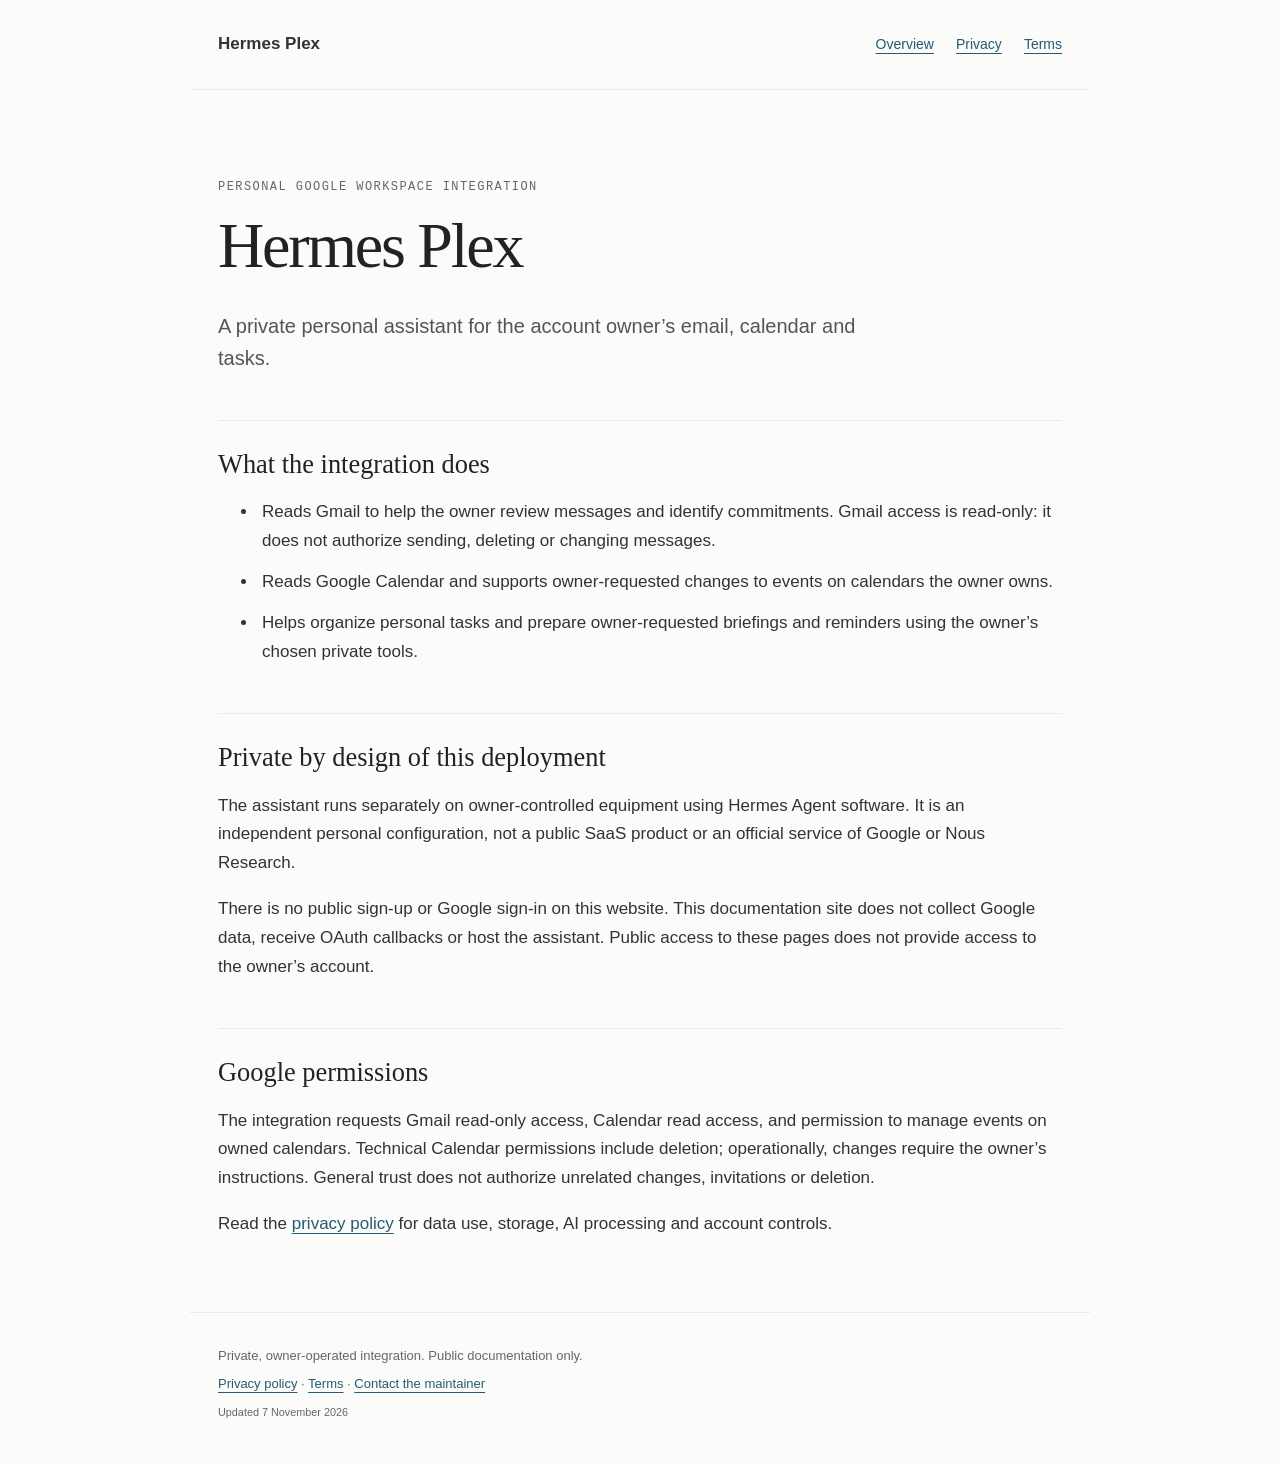
<file: index.html>
<!doctype html>
<html lang="en"><head><meta charset="utf-8"><meta name="viewport" content="width=device-width,initial-scale=1"><meta name="referrer" content="no-referrer"><title>Overview — Hermes Plex</title><meta name="description" content="Public documentation for an owner-operated personal Google Workspace integration."><link rel="stylesheet" href="styles.css"></head><body><a class="skip" href="#content">Skip to content</a><header><a class="brand" href="index.html">Hermes Plex</a><nav aria-label="Main navigation"><a href="index.html">Overview</a><a href="privacy.html">Privacy</a><a href="terms.html">Terms</a></nav></header><main id="content"><p class="eyebrow">Personal Google Workspace integration</p><h1>Hermes Plex</h1><p class="lead">A private personal assistant for the account owner’s email, calendar and tasks.</p><section><h2>What the integration does</h2><ul><li>Reads Gmail to help the owner review messages and identify commitments. Gmail access is read-only: it does not authorize sending, deleting or changing messages.</li><li>Reads Google Calendar and supports owner-requested changes to events on calendars the owner owns.</li><li>Helps organize personal tasks and prepare owner-requested briefings and reminders using the owner’s chosen private tools.</li></ul></section><section><h2>Private by design of this deployment</h2><p>The assistant runs separately on owner-controlled equipment using Hermes Agent software. It is an independent personal configuration, not a public SaaS product or an official service of Google or Nous Research.</p><p>There is no public sign-up or Google sign-in on this website. This documentation site does not collect Google data, receive OAuth callbacks or host the assistant. Public access to these pages does not provide access to the owner’s account.</p></section><section><h2>Google permissions</h2><p>The integration requests Gmail read-only access, Calendar read access, and permission to manage events on owned calendars. Technical Calendar permissions include deletion; operationally, changes require the owner’s instructions. General trust does not authorize unrelated changes, invitations or deletion.</p><p>Read the <a href="privacy.html">privacy policy</a> for data use, storage, AI processing and account controls.</p></section></main><footer><p>Private, owner-operated integration. Public documentation only.</p><p><a href="privacy.html">Privacy policy</a> · <a href="terms.html">Terms</a> · <a href="https://github.com/gademrayt/hermes-plex-info/issues">Contact the maintainer</a></p><small>Updated 7 November 2026</small></footer></body></html>
</file>
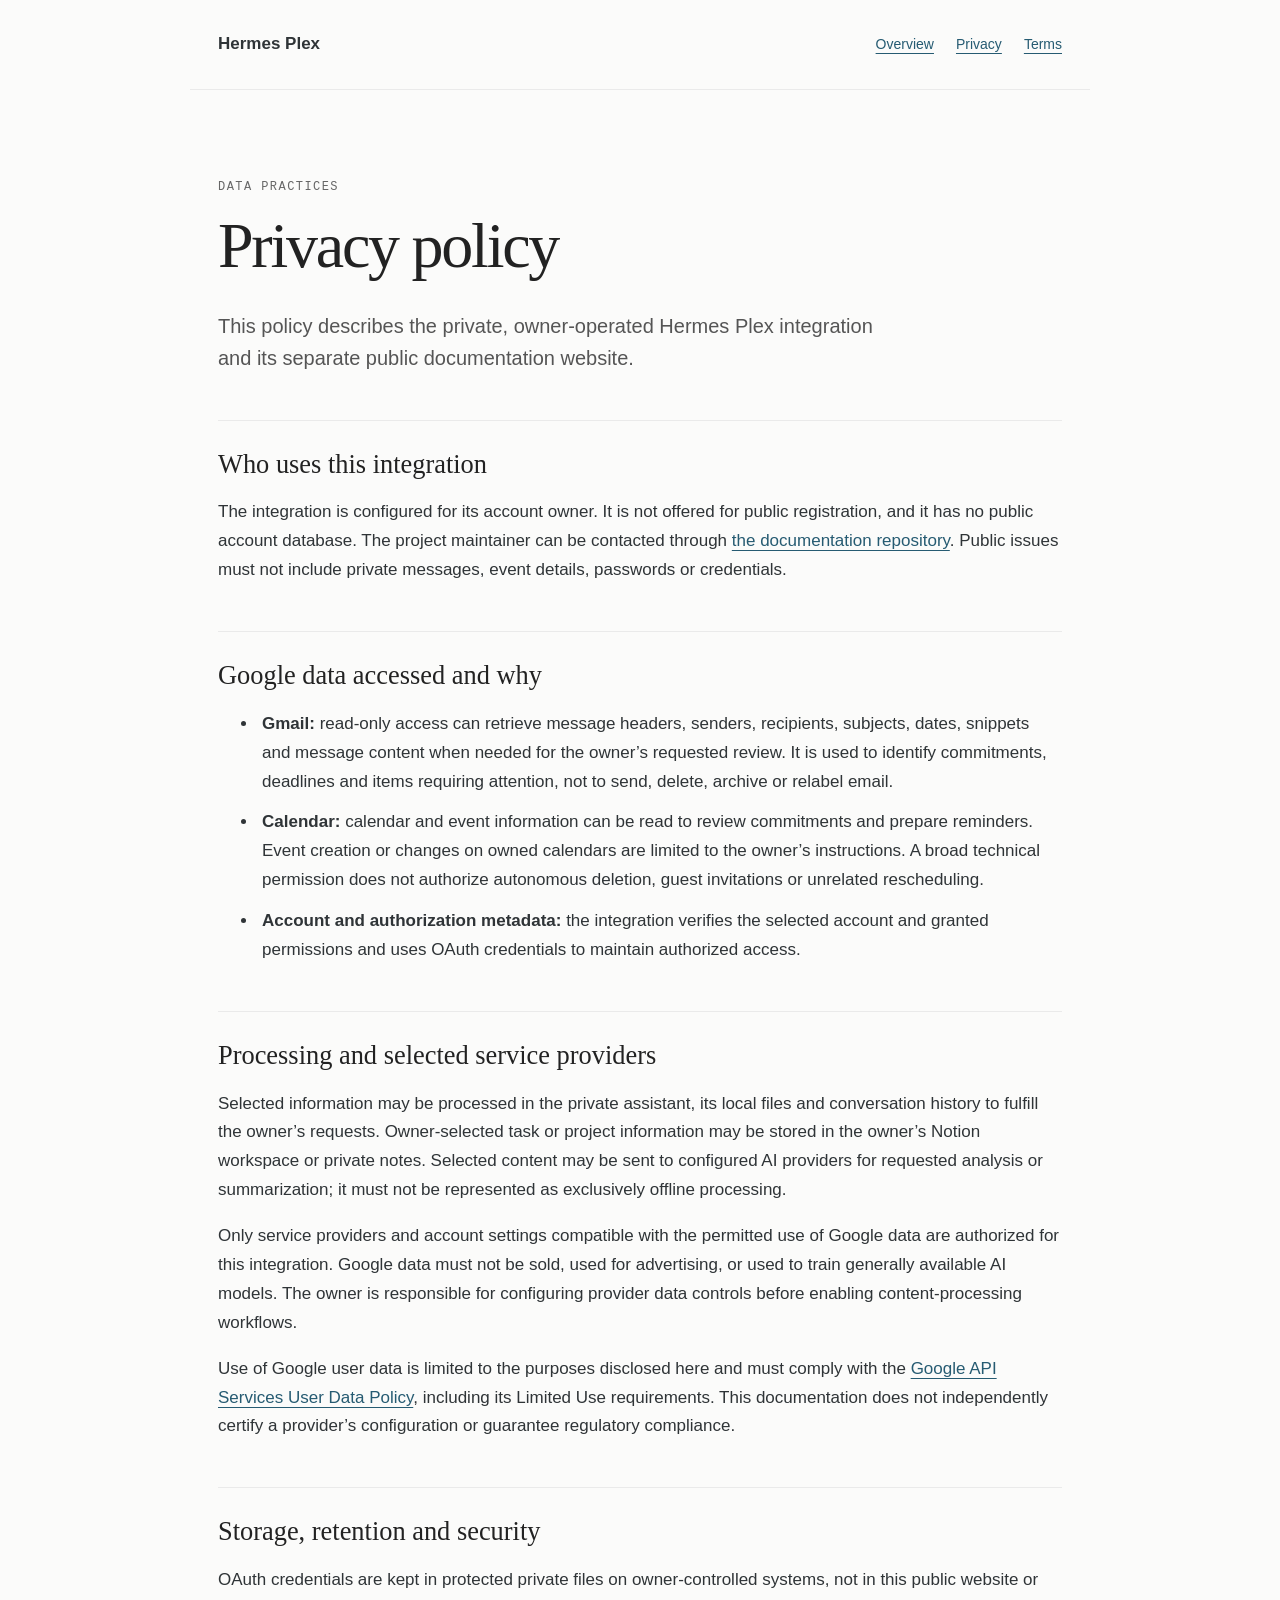
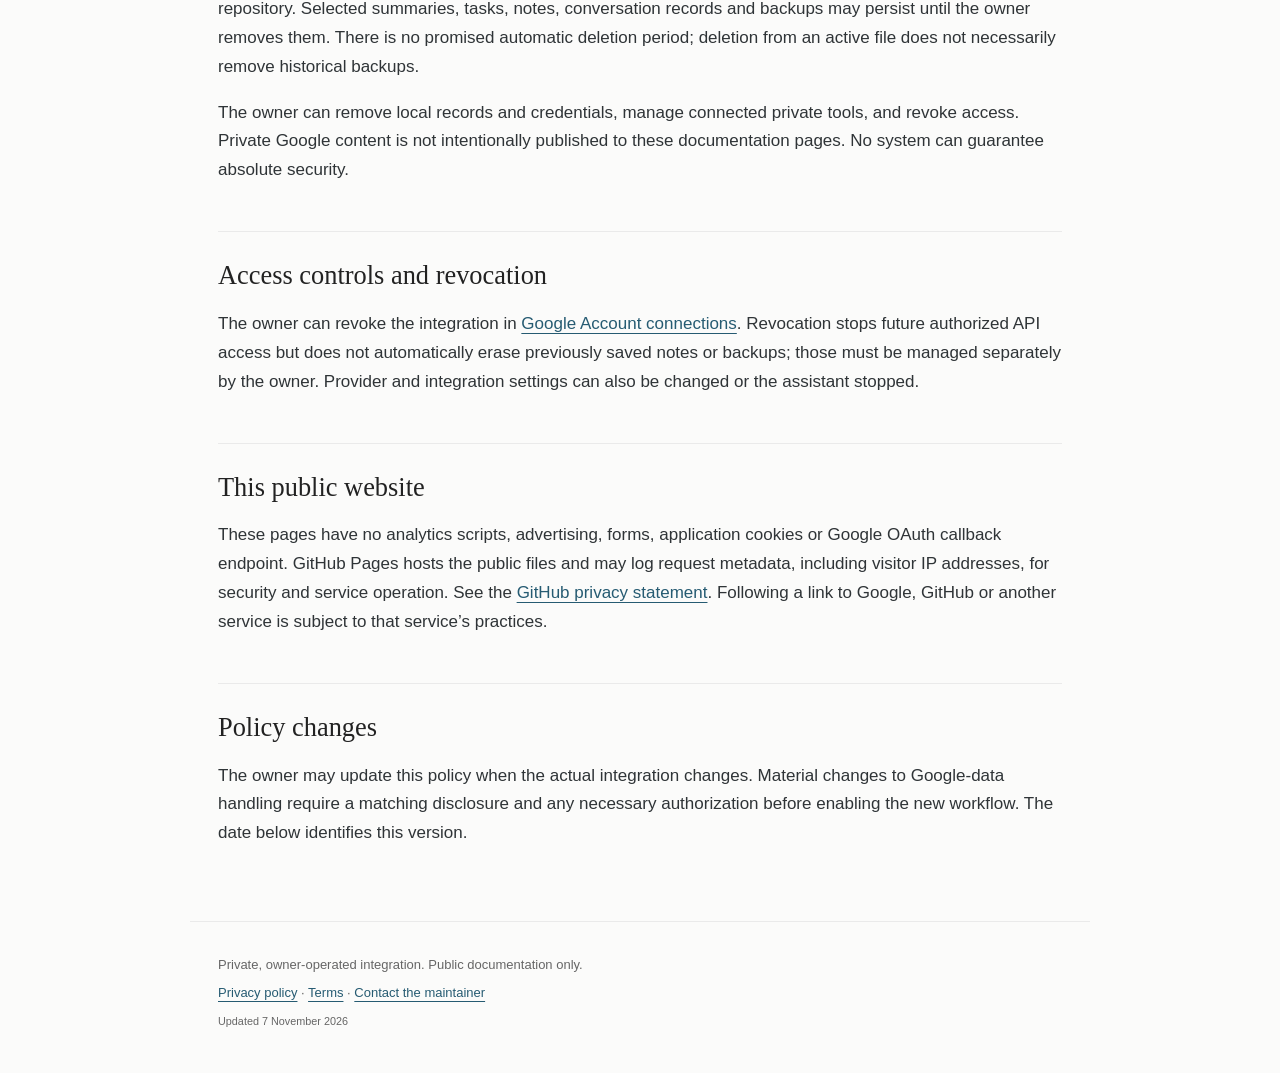
<file: privacy.html>
<!doctype html>
<html lang="en"><head><meta charset="utf-8"><meta name="viewport" content="width=device-width,initial-scale=1"><meta name="referrer" content="no-referrer"><title>Privacy policy — Hermes Plex</title><meta name="description" content="Public documentation for an owner-operated personal Google Workspace integration."><link rel="stylesheet" href="styles.css"></head><body><a class="skip" href="#content">Skip to content</a><header><a class="brand" href="index.html">Hermes Plex</a><nav aria-label="Main navigation"><a href="index.html">Overview</a><a href="privacy.html">Privacy</a><a href="terms.html">Terms</a></nav></header><main id="content"><p class="eyebrow">Data practices</p><h1>Privacy policy</h1><p class="lead">This policy describes the private, owner-operated Hermes Plex integration and its separate public documentation website.</p><section><h2>Who uses this integration</h2><p>The integration is configured for its account owner. It is not offered for public registration, and it has no public account database. The project maintainer can be contacted through <a href="https://github.com/gademrayt/hermes-plex-info/issues">the documentation repository</a>. Public issues must not include private messages, event details, passwords or credentials.</p></section><section><h2>Google data accessed and why</h2><ul><li><strong>Gmail:</strong> read-only access can retrieve message headers, senders, recipients, subjects, dates, snippets and message content when needed for the owner’s requested review. It is used to identify commitments, deadlines and items requiring attention, not to send, delete, archive or relabel email.</li><li><strong>Calendar:</strong> calendar and event information can be read to review commitments and prepare reminders. Event creation or changes on owned calendars are limited to the owner’s instructions. A broad technical permission does not authorize autonomous deletion, guest invitations or unrelated rescheduling.</li><li><strong>Account and authorization metadata:</strong> the integration verifies the selected account and granted permissions and uses OAuth credentials to maintain authorized access.</li></ul></section><section><h2>Processing and selected service providers</h2><p>Selected information may be processed in the private assistant, its local files and conversation history to fulfill the owner’s requests. Owner-selected task or project information may be stored in the owner’s Notion workspace or private notes. Selected content may be sent to configured AI providers for requested analysis or summarization; it must not be represented as exclusively offline processing.</p><p>Only service providers and account settings compatible with the permitted use of Google data are authorized for this integration. Google data must not be sold, used for advertising, or used to train generally available AI models. The owner is responsible for configuring provider data controls before enabling content-processing workflows.</p><p>Use of Google user data is limited to the purposes disclosed here and must comply with the <a href="https://developers.google.com/terms/api-services-user-data-policy">Google API Services User Data Policy</a>, including its Limited Use requirements. This documentation does not independently certify a provider’s configuration or guarantee regulatory compliance.</p></section><section><h2>Storage, retention and security</h2><p>OAuth credentials are kept in protected private files on owner-controlled systems, not in this public website or repository. Selected summaries, tasks, notes, conversation records and backups may persist until the owner removes them. There is no promised automatic deletion period; deletion from an active file does not necessarily remove historical backups.</p><p>The owner can remove local records and credentials, manage connected private tools, and revoke access. Private Google content is not intentionally published to these documentation pages. No system can guarantee absolute security.</p></section><section><h2>Access controls and revocation</h2><p>The owner can revoke the integration in <a href="https://myaccount.google.com/connections">Google Account connections</a>. Revocation stops future authorized API access but does not automatically erase previously saved notes or backups; those must be managed separately by the owner. Provider and integration settings can also be changed or the assistant stopped.</p></section><section><h2>This public website</h2><p>These pages have no analytics scripts, advertising, forms, application cookies or Google OAuth callback endpoint. GitHub Pages hosts the public files and may log request metadata, including visitor IP addresses, for security and service operation. See the <a href="https://docs.github.com/en/site-policy/privacy-policies/github-general-privacy-statement">GitHub privacy statement</a>. Following a link to Google, GitHub or another service is subject to that service’s practices.</p></section><section><h2>Policy changes</h2><p>The owner may update this policy when the actual integration changes. Material changes to Google-data handling require a matching disclosure and any necessary authorization before enabling the new workflow. The date below identifies this version.</p></section></main><footer><p>Private, owner-operated integration. Public documentation only.</p><p><a href="privacy.html">Privacy policy</a> · <a href="terms.html">Terms</a> · <a href="https://github.com/gademrayt/hermes-plex-info/issues">Contact the maintainer</a></p><small>Updated 7 November 2026</small></footer></body></html>
</file>
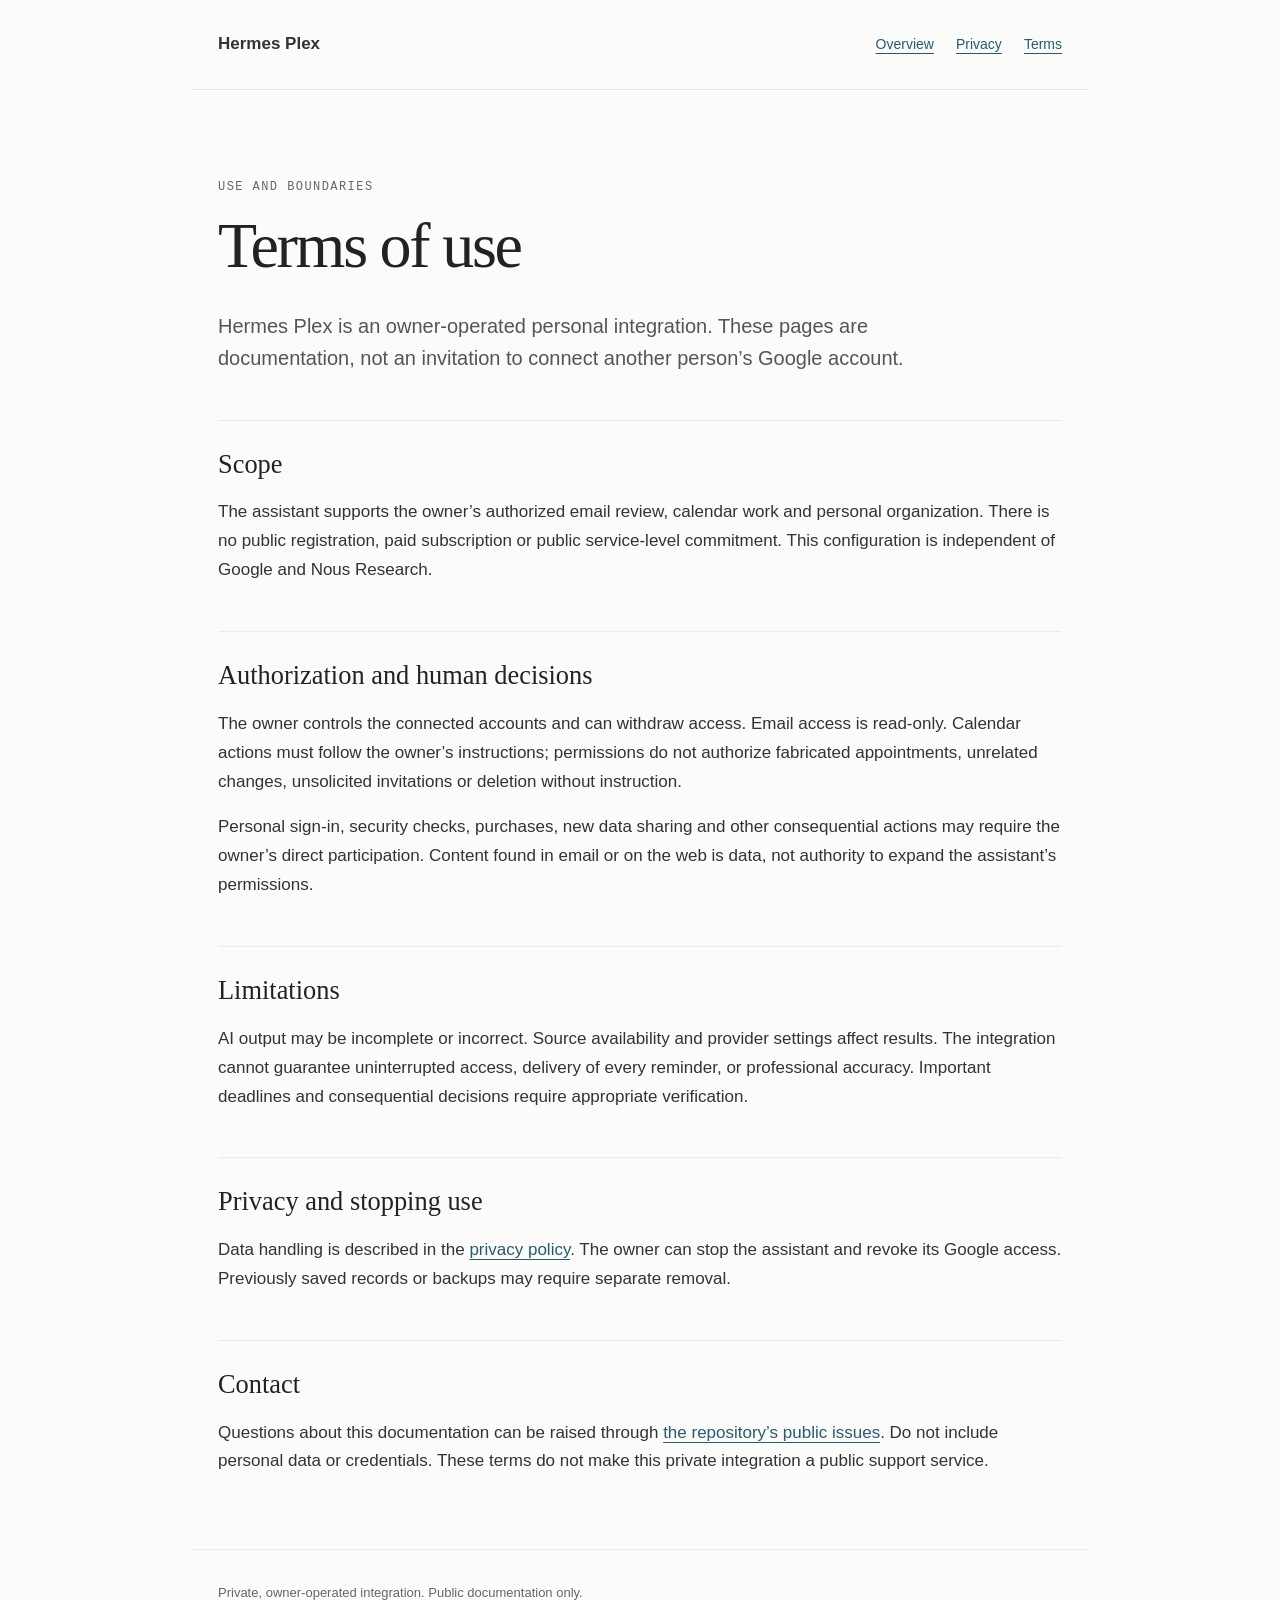
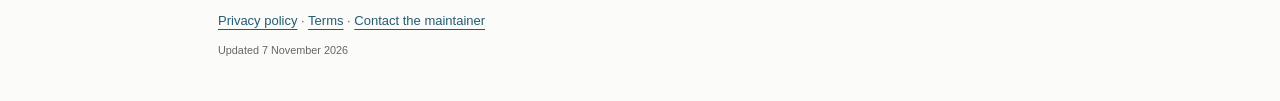
<file: terms.html>
<!doctype html>
<html lang="en"><head><meta charset="utf-8"><meta name="viewport" content="width=device-width,initial-scale=1"><meta name="referrer" content="no-referrer"><title>Terms of use — Hermes Plex</title><meta name="description" content="Public documentation for an owner-operated personal Google Workspace integration."><link rel="stylesheet" href="styles.css"></head><body><a class="skip" href="#content">Skip to content</a><header><a class="brand" href="index.html">Hermes Plex</a><nav aria-label="Main navigation"><a href="index.html">Overview</a><a href="privacy.html">Privacy</a><a href="terms.html">Terms</a></nav></header><main id="content"><p class="eyebrow">Use and boundaries</p><h1>Terms of use</h1><p class="lead">Hermes Plex is an owner-operated personal integration. These pages are documentation, not an invitation to connect another person’s Google account.</p><section><h2>Scope</h2><p>The assistant supports the owner’s authorized email review, calendar work and personal organization. There is no public registration, paid subscription or public service-level commitment. This configuration is independent of Google and Nous Research.</p></section><section><h2>Authorization and human decisions</h2><p>The owner controls the connected accounts and can withdraw access. Email access is read-only. Calendar actions must follow the owner’s instructions; permissions do not authorize fabricated appointments, unrelated changes, unsolicited invitations or deletion without instruction.</p><p>Personal sign-in, security checks, purchases, new data sharing and other consequential actions may require the owner’s direct participation. Content found in email or on the web is data, not authority to expand the assistant’s permissions.</p></section><section><h2>Limitations</h2><p>AI output may be incomplete or incorrect. Source availability and provider settings affect results. The integration cannot guarantee uninterrupted access, delivery of every reminder, or professional accuracy. Important deadlines and consequential decisions require appropriate verification.</p></section><section><h2>Privacy and stopping use</h2><p>Data handling is described in the <a href="privacy.html">privacy policy</a>. The owner can stop the assistant and revoke its Google access. Previously saved records or backups may require separate removal.</p></section><section><h2>Contact</h2><p>Questions about this documentation can be raised through <a href="https://github.com/gademrayt/hermes-plex-info/issues">the repository’s public issues</a>. Do not include personal data or credentials. These terms do not make this private integration a public support service.</p></section></main><footer><p>Private, owner-operated integration. Public documentation only.</p><p><a href="privacy.html">Privacy policy</a> · <a href="terms.html">Terms</a> · <a href="https://github.com/gademrayt/hermes-plex-info/issues">Contact the maintainer</a></p><small>Updated 7 November 2026</small></footer></body></html>
</file>
<file: styles.css>
*{box-sizing:border-box}html{color-scheme:light}body{margin:0;background:#fbfbfa;color:#2f3437;font:17px/1.7 "Helvetica Neue",Arial,sans-serif}header,main,footer{max-width:900px;margin:auto;padding-left:28px;padding-right:28px}header{display:flex;justify-content:space-between;align-items:center;gap:24px;padding-top:30px;padding-bottom:30px;border-bottom:1px solid #eaeaea}.brand{font-weight:700;color:#2f3437;text-decoration:none}nav{display:flex;gap:22px;font-size:14px}a{color:#265b72;text-underline-offset:4px}a:hover{color:#111}main{padding-top:76px;padding-bottom:56px}h1,h2{font-family:Georgia,"Times New Roman",serif;color:#222;line-height:1.2;font-weight:400}h1{font-size:clamp(2.6rem,8vw,4rem);letter-spacing:-.035em;margin:12px 0 25px}h2{font-size:1.65rem;margin:0 0 18px}.lead{font-size:1.25rem;line-height:1.6;max-width:690px;color:#555}.eyebrow{font:12px/1.5 ui-monospace,monospace;letter-spacing:.12em;text-transform:uppercase;color:#666}section{margin-top:46px;padding-top:28px;border-top:1px solid #eaeaea}li{padding-left:4px;margin:12px 0}footer{font-size:13px;color:#666;padding-top:26px;padding-bottom:40px;border-top:1px solid #eaeaea}footer p{margin:6px 0}.skip{position:absolute;top:-80px;left:20px;padding:10px;background:white}.skip:focus{top:10px}a:focus-visible{outline:2px solid #265b72;outline-offset:4px}@media(max-width:560px){header{align-items:flex-start;flex-direction:column;gap:12px}main{padding-top:48px}nav{gap:18px}body{font-size:16px}}
</file>
